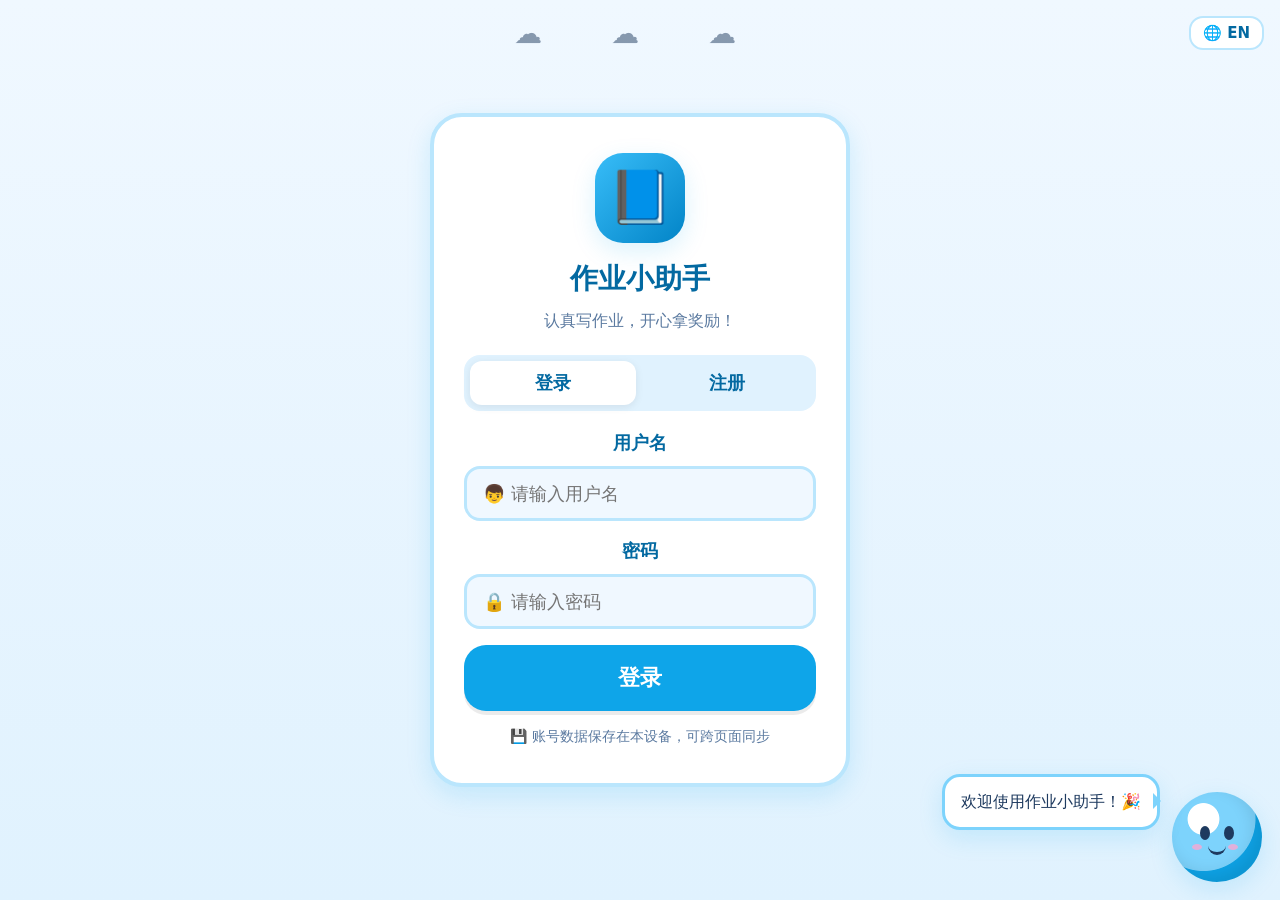
<file: index.html>
<!DOCTYPE html>
<html lang="zh">
<head>
<meta charset="UTF-8">
<meta name="viewport" content="width=device-width, initial-scale=1.0">
<title>作业小助手</title>
<link rel="stylesheet" href="css/style.css">
<style>
  .login-wrap {
    min-height: 100vh;
    display: flex;
    align-items: center;
    justify-content: center;
    padding: 20px;
    position: relative;
    z-index: 1;
  }
  .login-card {
    background: #fff;
    border-radius: 32px;
    box-shadow: var(--shadow);
    padding: 36px 30px;
    width: 100%;
    max-width: 420px;
    border: 4px solid var(--sky-200);
    text-align: center;
  }
  .login-card .logo-big {
    width: 90px; height: 90px;
    background: linear-gradient(135deg, var(--sky-400), var(--sky-600));
    border-radius: 28px;
    margin: 0 auto 14px;
    display: flex; align-items: center; justify-content: center;
    font-size: 52px;
    box-shadow: var(--shadow);
  }
  .login-card h1 { color: var(--sky-700); font-size: 28px; margin-bottom: 6px; }
  .login-card .sub { color: var(--ink-soft); margin-bottom: 22px; font-size: 16px; }
  .tabs { display: flex; gap: 8px; margin-bottom: 18px; background: var(--sky-100); padding: 6px; border-radius: 16px; }
  .tabs button { flex: 1; border: none; background: transparent; padding: 10px; border-radius: 12px; font-size: 18px; font-weight: bold; color: var(--sky-700); cursor: pointer; font-family: inherit; }
  .tabs button.active { background: #fff; box-shadow: 0 2px 8px rgba(0,0,0,.08); }
  .lang-toggle {
    position: absolute; top: 16px; right: 16px;
    background: #fff; border: 2px solid var(--sky-200); border-radius: 14px;
    padding: 6px 12px; font-size: 15px; cursor: pointer; color: var(--sky-700);
    font-family: inherit; font-weight: bold;
  }
</style>
</head>
<body>
  <button class="lang-toggle" id="langBtn">🌐 EN</button>

  <div class="login-wrap">
    <div class="login-card">
      <div class="logo-big">📘</div>
      <h1 data-i18n="appName">作业小助手</h1>
      <p class="sub" data-i18n="slogan">认真写作业，开心拿奖励！</p>

      <div class="tabs">
        <button class="active" data-tab="login" data-i18n="login">登录</button>
        <button data-tab="register" data-i18n="register">注册</button>
      </div>

      <div class="field">
        <label class="label" data-i18n="username">用户名</label>
        <input class="input" id="username" placeholder="👦 请输入用户名" autocomplete="username">
      </div>
      <div class="field">
        <label class="label" data-i18n="password">密码</label>
        <input class="input" id="password" type="password" placeholder="🔒 请输入密码" autocomplete="current-password">
      </div>
      <div class="field" id="confirmField" style="display:none">
        <label class="label" data-i18n="confirmPassword">确认密码</label>
        <input class="input" id="confirmPassword" type="password" placeholder="🔒 再次输入密码">
      </div>

      <button class="btn btn-primary btn-block btn-lg" id="submitBtn" data-i18n="login">登录</button>
      <p style="margin-top:14px;color:var(--ink-soft);font-size:14px">
        💾 账号数据保存在本设备，可跨页面同步
      </p>
    </div>
  </div>

  <!-- 卡通形象 -->
  <div class="mascot" title="点我聊天"><span class="mascot-mouth"></span></div>
  <div class="mascot-bubble"></div>

<script src="js/app.js"></script>
<script>
let mode = "login";

function applyMode() {
  document.querySelectorAll(".tabs button").forEach(b => b.classList.toggle("active", b.dataset.tab === mode));
  document.getElementById("confirmField").style.display = mode === "register" ? "block" : "none";
  document.getElementById("submitBtn").textContent = t(mode);
}
document.querySelectorAll(".tabs button").forEach(b => {
  b.addEventListener("click", () => { mode = b.dataset.tab; applyMode(); playClick(); });
});

document.getElementById("submitBtn").addEventListener("click", () => {
  const u = document.getElementById("username").value.trim();
  const p = document.getElementById("password").value;
  if (mode === "register") {
    const cp = document.getElementById("confirmPassword").value;
    if (p !== cp) { toast("两次密码不一致 / Passwords do not match"); return; }
    const r = register(u, p);
    if (r.ok) { playSuccess(); toast("注册成功！/ Registered!"); setTimeout(()=>location.href="calendar.html", 700); }
    else toast(r.msg);
  } else {
    const r = login(u, p);
    if (r.ok) { playSuccess(); toast("登录成功！/ Welcome!"); setTimeout(()=>location.href="calendar.html", 600); }
    else toast(r.msg);
  }
});

// 语言切换
const langBtn = document.getElementById("langBtn");
function refreshLangBtn() { langBtn.textContent = "🌐 " + (currentLang()==="zh" ? "EN" : "中文"); }
langBtn.addEventListener("click", () => { setLang(currentLang()==="zh"?"en":"zh"); refreshLangBtn(); playClick(); });

applyI18n();
refreshLangBtn();
mascotInit();
mascotSay("欢迎使用作业小助手！🎉", 3500);
</script>
</body>
</html>
</file>
<file: css/style.css>
/* ============================================
   Homework Buddy · 作业小助手
   共享样式 · 天蓝色卡通风格
   ============================================ */

:root {
  --sky-50:  #f0f8ff;
  --sky-100: #e0f2fe;
  --sky-200: #bae6fd;
  --sky-300: #7dd3fc;
  --sky-400: #38bdf8;
  --sky-500: #0ea5e9;
  --sky-600: #0284c7;
  --sky-700: #0369a1;
  --cloud:   #ffffff;
  --ink:     #1e3a5f;
  --ink-soft:#5b7aa0;
  --green:   #34d399;
  --yellow:  #fbbf24;
  --pink:    #f9a8d4;
  --red:     #fb7185;
  --purple:  #a78bfa;
  --orange:  #fb923c;
  --shadow:  0 8px 24px rgba(14,165,233,.15);
  --radius:  24px;
}

* { box-sizing: border-box; margin: 0; padding: 0; }

html, body {
  font-family: "Comic Sans MS", "PingFang SC", "Microsoft YaHei", "Hiragino Sans GB", system-ui, sans-serif;
  background: linear-gradient(180deg, var(--sky-50) 0%, var(--sky-100) 100%);
  color: var(--ink);
  min-height: 100vh;
  font-size: 18px;
  line-height: 1.6;
  -webkit-tap-highlight-color: transparent;
}

/* 卡通云朵背景装饰 */
body::before {
  content: "☁️  ☁️     ☁️";
  position: fixed;
  top: 12px;
  left: 0;
  right: 0;
  font-size: 28px;
  text-align: center;
  opacity: .5;
  pointer-events: none;
  letter-spacing: 30px;
  z-index: 0;
}

a { color: inherit; text-decoration: none; }

/* ========== 顶部导航栏 ========== */
.app-header {
  position: sticky;
  top: 0;
  z-index: 50;
  background: rgba(255,255,255,.92);
  backdrop-filter: blur(8px);
  border-bottom: 3px solid var(--sky-200);
  padding: 12px 18px;
  display: flex;
  align-items: center;
  gap: 12px;
}
.app-header .logo {
  width: 44px; height: 44px;
  background: linear-gradient(135deg, var(--sky-400), var(--sky-600));
  border-radius: 14px;
  display: flex; align-items: center; justify-content: center;
  font-size: 26px;
  box-shadow: var(--shadow);
  flex-shrink: 0;
}
.app-header h1 {
  font-size: 22px;
  color: var(--sky-700);
  flex: 1;
}
.app-header .nav-btns {
  display: flex;
  gap: 8px;
  flex-wrap: wrap;
  justify-content: flex-end;
}
.app-header .nav-btn {
  background: var(--sky-100);
  border: 2px solid var(--sky-200);
  border-radius: 16px;
  padding: 8px 14px;
  font-size: 16px;
  color: var(--sky-700);
  cursor: pointer;
  font-weight: bold;
  transition: all .2s;
  white-space: nowrap;
}
.app-header .nav-btn:hover,
.app-header .nav-btn.active {
  background: var(--sky-500);
  color: #fff;
  transform: translateY(-2px);
}

/* ========== 容器 ========== */
.container {
  max-width: 900px;
  margin: 0 auto;
  padding: 24px 18px 80px;
  position: relative;
  z-index: 1;
}
.page-title {
  font-size: 30px;
  color: var(--sky-700);
  text-align: center;
  margin-bottom: 20px;
}
.page-title .emoji { font-size: 36px; margin-right: 8px; }

/* ========== 卡片 ========== */
.card {
  background: var(--cloud);
  border-radius: var(--radius);
  box-shadow: var(--shadow);
  padding: 22px;
  margin-bottom: 18px;
  border: 3px solid var(--sky-100);
}
.card-title {
  font-size: 22px;
  color: var(--sky-700);
  margin-bottom: 14px;
  display: flex;
  align-items: center;
  gap: 8px;
}

/* ========== 按钮 ========== */
.btn {
  display: inline-flex;
  align-items: center;
  justify-content: center;
  gap: 8px;
  border: none;
  border-radius: 18px;
  padding: 14px 24px;
  font-size: 18px;
  font-weight: bold;
  cursor: pointer;
  transition: all .2s;
  font-family: inherit;
  box-shadow: 0 4px 0 rgba(0,0,0,.08);
}
.btn:active { transform: translateY(2px); box-shadow: 0 2px 0 rgba(0,0,0,.08); }
.btn-primary { background: var(--sky-500); color: #fff; }
.btn-primary:hover { background: var(--sky-600); }
.btn-success { background: var(--green); color: #fff; }
.btn-warn    { background: var(--yellow); color: var(--ink); }
.btn-danger  { background: var(--red); color: #fff; }
.btn-pink    { background: var(--pink); color: var(--ink); }
.btn-purple  { background: var(--purple); color: #fff; }
.btn-ghost   { background: var(--sky-100); color: var(--sky-700); }
.btn-block   { display: flex; width: 100%; }
.btn-lg      { font-size: 22px; padding: 18px 32px; border-radius: 22px; }
.btn:disabled { opacity: .5; cursor: not-allowed; }

/* ========== 输入框 ========== */
.input, .select, .textarea {
  width: 100%;
  border: 3px solid var(--sky-200);
  border-radius: 16px;
  padding: 14px 16px;
  font-size: 18px;
  font-family: inherit;
  background: var(--sky-50);
  color: var(--ink);
  outline: none;
  transition: border-color .2s;
}
.input:focus, .select:focus, .textarea:focus { border-color: var(--sky-400); background: #fff; }
.textarea { resize: vertical; min-height: 90px; }
.label { display: block; font-size: 18px; color: var(--sky-700); font-weight: bold; margin-bottom: 8px; }
.field { margin-bottom: 16px; }

/* ========== 难度标记 ========== */
.diff {
  display: inline-flex;
  align-items: center;
  gap: 4px;
  border-radius: 12px;
  padding: 4px 12px;
  font-size: 15px;
  font-weight: bold;
}
.diff-easy   { background: #d1fae5; color: #065f46; }
.diff-medium { background: #fef3c7; color: #92400e; }
.diff-hard   { background: #fee2e2; color: #991b1b; }

/* ========== 状态标签 ========== */
.status-tag {
  display: inline-flex;
  align-items: center;
  gap: 4px;
  border-radius: 12px;
  padding: 4px 12px;
  font-size: 15px;
  font-weight: bold;
}
.status-todo  { background: #e0f2fe; color: var(--sky-700); }
.status-doing { background: #fef3c7; color: #92400e; }
.status-done  { background: #d1fae5; color: #065f46; }

/* ========== 作业条目 ========== */
.hw-item {
  background: #fff;
  border: 2px solid var(--sky-100);
  border-radius: 18px;
  padding: 16px;
  margin-bottom: 12px;
  display: flex;
  align-items: center;
  gap: 12px;
  transition: all .2s;
}
.hw-item:hover { border-color: var(--sky-300); transform: translateX(4px); }
.hw-item .hw-icon { font-size: 32px; flex-shrink: 0; }
.hw-item .hw-body { flex: 1; min-width: 0; }
.hw-item .hw-title { font-size: 19px; font-weight: bold; margin-bottom: 4px; }
.hw-item .hw-meta { font-size: 14px; color: var(--ink-soft); display: flex; gap: 10px; flex-wrap: wrap; }
.hw-item .hw-actions { display: flex; gap: 6px; flex-shrink: 0; }

/* ========== 卡通形象吉祥物 ========== */
.mascot {
  position: fixed;
  right: 18px;
  bottom: 18px;
  z-index: 60;
  width: 90px;
  height: 90px;
  background: radial-gradient(circle at 35% 30%, #fff 0 18%, var(--sky-300) 19% 60%, var(--sky-500) 61%);
  border-radius: 50%;
  box-shadow: var(--shadow), inset -8px -8px 16px rgba(0,0,0,.1);
  display: flex;
  align-items: center;
  justify-content: center;
  font-size: 44px;
  cursor: pointer;
  animation: bob 2.4s ease-in-out infinite;
}
.mascot::before { /* 眼睛 */
  content: "";
  position: absolute;
  width: 10px; height: 14px;
  background: var(--ink);
  border-radius: 50%;
  top: 34px; left: 28px;
  box-shadow: 24px 0 0 var(--ink);
}
.mascot::after { /* 腮红 */
  content: "";
  position: absolute;
  width: 10px; height: 6px;
  background: var(--pink);
  border-radius: 50%;
  top: 52px; left: 20px;
  box-shadow: 36px 0 0 var(--pink);
  opacity: .8;
}
.mascot .mascot-mouth {
  position: absolute;
  top: 54px; left: 50%;
  transform: translateX(-50%);
  width: 18px; height: 9px;
  border-bottom: 3px solid var(--ink);
  border-radius: 0 0 18px 18px;
}
@keyframes bob {
  0%,100% { transform: translateY(0) rotate(-2deg); }
  50%     { transform: translateY(-10px) rotate(2deg); }
}
.mascot-bubble {
  position: fixed;
  right: 120px;
  bottom: 70px;
  background: #fff;
  border: 3px solid var(--sky-300);
  border-radius: 18px;
  padding: 12px 16px;
  max-width: 240px;
  font-size: 16px;
  box-shadow: var(--shadow);
  z-index: 60;
  display: none;
}
.mascot-bubble.show { display: block; animation: pop .3s ease; }
.mascot-bubble::after {
  content: "";
  position: absolute;
  right: -12px; bottom: 18px;
  border: 8px solid transparent;
  border-left-color: var(--sky-300);
}
@keyframes pop {
  0% { transform: scale(0); }
  80% { transform: scale(1.1); }
  100% { transform: scale(1); }
}

/* ========== 弹窗 ========== */
.modal-mask {
  position: fixed; inset: 0;
  background: rgba(30,58,95,.45);
  display: none;
  align-items: center;
  justify-content: center;
  z-index: 100;
  padding: 20px;
}
.modal-mask.show { display: flex; }
.modal {
  background: #fff;
  border-radius: var(--radius);
  padding: 26px;
  max-width: 460px;
  width: 100%;
  box-shadow: 0 20px 60px rgba(0,0,0,.2);
  border: 4px solid var(--sky-200);
  animation: pop .3s ease;
}
.modal h3 { font-size: 24px; color: var(--sky-700); margin-bottom: 16px; text-align: center; }

/* ========== Toast ========== */
.toast-wrap {
  position: fixed;
  top: 80px; left: 50%;
  transform: translateX(-50%);
  z-index: 200;
  display: flex;
  flex-direction: column;
  gap: 8px;
  align-items: center;
}
.toast {
  background: var(--sky-700);
  color: #fff;
  padding: 12px 22px;
  border-radius: 16px;
  font-size: 17px;
  box-shadow: var(--shadow);
  animation: slideDown .3s ease;
}
@keyframes slideDown {
  from { transform: translateY(-20px); opacity: 0; }
  to   { transform: translateY(0); opacity: 1; }
}

/* ========== 空状态 ========== */
.empty {
  text-align: center;
  padding: 40px 20px;
  color: var(--ink-soft);
  font-size: 18px;
}
.empty .big-emoji { font-size: 64px; display: block; margin-bottom: 12px; }

/* ========== 进度条 ========== */
.progress-bar {
  height: 18px;
  background: var(--sky-100);
  border-radius: 12px;
  overflow: hidden;
  margin: 8px 0;
}
.progress-bar > span {
  display: block;
  height: 100%;
  background: linear-gradient(90deg, var(--sky-400), var(--green));
  border-radius: 12px;
  transition: width .4s;
}

/* ========== 底部导航（手机） ========== */
.bottom-nav {
  position: fixed;
  bottom: 0; left: 0; right: 0;
  background: #fff;
  border-top: 3px solid var(--sky-200);
  display: none;
  justify-content: space-around;
  padding: 8px 0 calc(8px + env(safe-area-inset-bottom));
  z-index: 50;
}
.bottom-nav a {
  display: flex; flex-direction: column;
  align-items: center;
  font-size: 12px;
  color: var(--ink-soft);
  gap: 2px;
  padding: 4px 8px;
}
.bottom-nav a .ico { font-size: 22px; }
.bottom-nav a.active { color: var(--sky-600); font-weight: bold; }

/* ========== 响应式 ========== */
@media (max-width: 640px) {
  body { font-size: 17px; }
  .app-header h1 { font-size: 18px; }
  .app-header .nav-btn { font-size: 13px; padding: 6px 10px; }
  .page-title { font-size: 24px; }
  .container { padding: 16px 14px 90px; }
  .bottom-nav { display: flex; }
  .app-header .nav-btns { display: none; }
  .mascot { width: 70px; height: 70px; font-size: 34px; }
}
</file>
